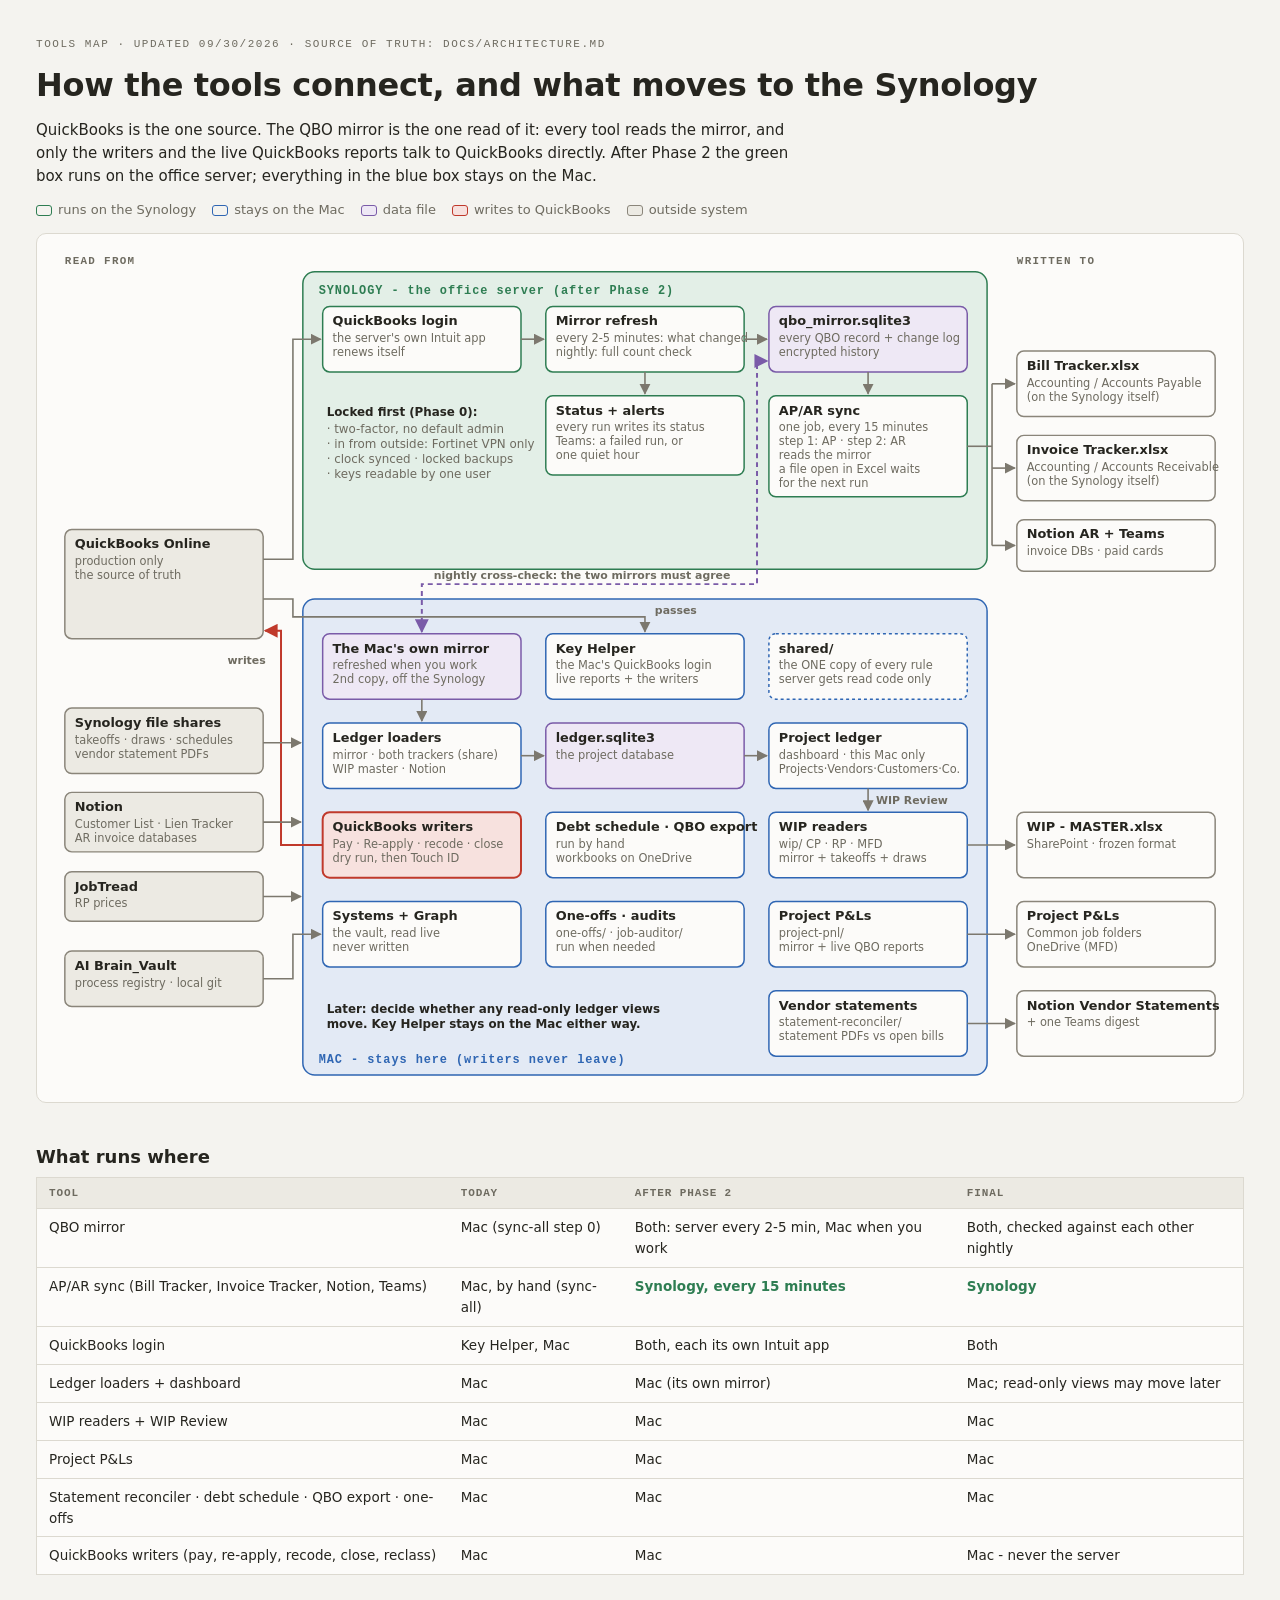
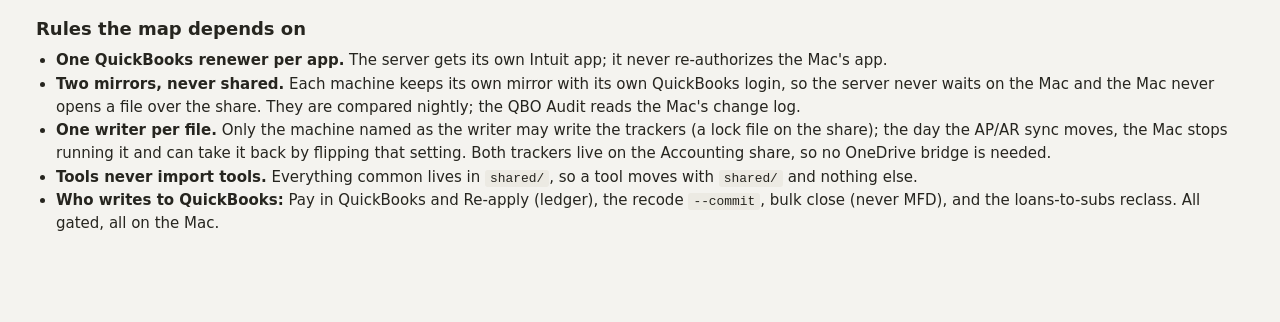
<file: docs/architecture.html>
<!doctype html>
<html lang="en">
<head>
<meta charset="utf-8">
<meta name="viewport" content="width=device-width, initial-scale=1">
<title>Tools Map</title>
<style>
  :root {
    --bg: #F4F3EF; --surface: #FCFBF9; --ink: #26251F; --muted: #6E6B60; --line: #DCD9D0;
    --srv: #2E7D52; --srv-soft: #E3EFE7; --mac: #2F66B3; --mac-soft: #E3EAF5;
    --data: #7A5BA8; --data-soft: #EEE8F5; --write: #C0392B; --write-soft: #F7E1DE;
    --ext: #8A857A; --ext-soft: #ECEAE3; --arrow: #7C786E; --code-bg: #ECEAE3;
    --mono: ui-monospace, "SF Mono", SFMono-Regular, Menlo, Consolas, monospace;
    --sans: system-ui, -apple-system, "Segoe UI", sans-serif;
  }
  @media (prefers-color-scheme: dark) {
    :root:not([data-theme="light"]) {
      --bg: #1C1B18; --surface: #26241F; --ink: #E9E6DD; --muted: #A29E91; --line: #3A3830;
      --srv: #6FBF8E; --srv-soft: #1F3027; --mac: #7FA8E0; --mac-soft: #1E2735;
      --data: #B79BE0; --data-soft: #2A2335; --write: #E9786B; --write-soft: #3A2320;
      --ext: #A29E91; --ext-soft: #2C2A25; --arrow: #A29E91; --code-bg: #22211C;
    }
  }
  :root[data-theme="dark"] {
      --bg: #1C1B18; --surface: #26241F; --ink: #E9E6DD; --muted: #A29E91; --line: #3A3830;
      --srv: #6FBF8E; --srv-soft: #1F3027; --mac: #7FA8E0; --mac-soft: #1E2735;
      --data: #B79BE0; --data-soft: #2A2335; --write: #E9786B; --write-soft: #3A2320;
      --ext: #A29E91; --ext-soft: #2C2A25; --arrow: #A29E91; --code-bg: #22211C;
  }
  * { box-sizing: border-box; }
  body { background: var(--bg); color: var(--ink); font-family: var(--sans); font-size: 15px;
         line-height: 1.55; margin: 0; }
  .wrap { max-width: 1240px; margin: 0 auto; padding: 36px 16px 80px; }
  .eyebrow { font-family: var(--mono); font-size: 11px; letter-spacing: .14em; text-transform: uppercase;
             color: var(--muted); margin-bottom: 8px; }
  h1 { font-size: clamp(24px, 4vw, 32px); margin: 0 0 8px; letter-spacing: -.01em; }
  h2 { font-size: 18px; margin: 40px 0 6px; }
  .lede, .sub { max-width: 80ch; margin: 0 0 12px; }
  .sub { color: var(--muted); font-size: 14px; }
  code { font-family: var(--mono); font-size: .86em; background: var(--code-bg); border-radius: 3px; padding: 1px 5px; }
  .legend { display: flex; flex-wrap: wrap; gap: 16px; margin: 10px 0 12px; font-size: 13px; color: var(--muted); }
  .legend span { display: inline-flex; align-items: center; gap: 6px; }
  .chip { width: 16px; height: 11px; border-radius: 3px; display: inline-block; border: 1.5px solid; }
  .diagram { background: var(--surface); border: 1px solid var(--line); border-radius: 10px; overflow-x: auto; padding: 8px; }
  .diagram svg { display: block; min-width: 1100px; width: 100%; height: auto; }
  .zone { stroke-width: 1.5; }
  .srvz { fill: var(--srv-soft); stroke: var(--srv); }
  .macz { fill: var(--mac-soft); stroke: var(--mac); }
  .zl { font: 700 12px var(--mono); letter-spacing: .08em; }
  .srvt { fill: var(--srv); } .mact { fill: var(--mac); }
  .cl { font: 700 11px var(--mono); letter-spacing: .12em; fill: var(--muted); }
  .b { fill: var(--surface); stroke-width: 1.5; }
  .b.srv { stroke: var(--srv); } .b.mac { stroke: var(--mac); } .b.data { stroke: var(--data); fill: var(--data-soft); }
  .b.write { stroke: var(--write); fill: var(--write-soft); stroke-width: 2; }
  .b.ext { stroke: var(--ext); fill: var(--ext-soft); } .b.out { stroke: var(--ext); }
  .b.info { stroke: var(--mac); stroke-dasharray: 3 3; }
  .bt { font: 700 13px var(--sans); fill: var(--ink); }
  .bl { font: 11.5px var(--sans); fill: var(--muted); }
  .tag { fill: var(--srv); } .tagt { font: 700 10px var(--sans); fill: #fff; }
  .ar { fill: none; stroke: var(--arrow); stroke-width: 1.6; }
  .ar.w { stroke: var(--write); stroke-width: 2; } .ar.s { stroke: var(--data); stroke-width: 2; }
  .mh { fill: var(--arrow); } .mhw { fill: var(--write); } .mhs { fill: var(--data); }
  .al { font: 600 11px var(--sans); fill: var(--muted); }
  .note { font: 700 12px var(--sans); fill: var(--ink); } .notel { font: 12px var(--sans); fill: var(--muted); }
  .tablewrap { overflow-x: auto; }
  table { width: 100%; border-collapse: collapse; background: var(--surface); border: 1px solid var(--line);
          font-size: 13.5px; }
  th { font: 700 11px var(--mono); letter-spacing: .08em; text-transform: uppercase; text-align: left;
       color: var(--muted); padding: 9px 12px; border-bottom: 1px solid var(--line); background: var(--code-bg); }
  td { padding: 8px 12px; border-bottom: 1px solid var(--line); vertical-align: top; }
  td.srvc { color: var(--srv); font-weight: 600; }
  ul { padding-left: 20px; margin: 6px 0; }
</style>
</head>
<body><div class="wrap">
<div class="eyebrow">Tools map · updated 09/30/2026 · source of truth: docs/ARCHITECTURE.md</div>
<h1>How the tools connect, and what moves to the Synology</h1>
<p class="lede">QuickBooks is the one source. The QBO mirror is the one read of it: every tool reads the mirror,
and only the writers and the live QuickBooks reports talk to QuickBooks directly. After Phase 2 the green box runs on the
office server; everything in the blue box stays on the Mac.</p>
<div class="legend">
<span><i class="chip" style="border-color:var(--srv)"></i>runs on the Synology</span>
<span><i class="chip" style="border-color:var(--mac)"></i>stays on the Mac</span>
<span><i class="chip" style="border-color:var(--data);background:var(--data-soft)"></i>data file</span>
<span><i class="chip" style="border-color:var(--write);background:var(--write-soft)"></i>writes to QuickBooks</span>
<span><i class="chip" style="border-color:var(--ext);background:var(--ext-soft)"></i>outside system</span>
</div>
<div class="diagram"><svg viewBox="0 0 1200 860" width="1200" role="img" aria-label="Tools map">
<defs>
<marker id="ah" viewBox="0 0 10 10" refX="9" refY="5" markerWidth="7" markerHeight="7" orient="auto"><path class="mh" d="M0,0 L10,5 L0,10 z"/></marker>
<marker id="ahw" viewBox="0 0 10 10" refX="9" refY="5" markerWidth="7" markerHeight="7" orient="auto"><path class="mhw" d="M0,0 L10,5 L0,10 z"/></marker>
<marker id="ahs2" viewBox="0 0 10 10" refX="1" refY="5" markerWidth="7" markerHeight="7" orient="auto"><path class="mhs" d="M10,0 L0,5 L10,10 z"/></marker>
<marker id="ahs" viewBox="0 0 10 10" refX="9" refY="5" markerWidth="7" markerHeight="7" orient="auto"><path class="mhs" d="M0,0 L10,5 L0,10 z"/></marker>
</defs>
<rect class="zone srvz" x="260" y="30" width="690" height="300" rx="12"/>
<text class="zl srvt" x="276" y="52">SYNOLOGY - the office server (after Phase 2)</text>
<rect class="zone macz" x="260" y="360" width="690" height="480" rx="12"/>
<text class="zl mact" x="276" y="828">MAC - stays here (writers never leave)</text>
<text class="cl" x="20" y="22">READ FROM</text>
<text class="cl" x="980" y="22">WRITTEN TO</text>
<rect class="b ext" x="20" y="290" width="200" height="110" rx="7"/>
<text class="bt" x="30" y="309">QuickBooks Online</text>
<text class="bl" x="30" y="326">production only</text>
<text class="bl" x="30" y="340">the source of truth</text>
<rect class="b ext" x="20" y="470" width="200" height="66" rx="7"/>
<text class="bt" x="30" y="489">Synology file shares</text>
<text class="bl" x="30" y="506">takeoffs · draws · schedules</text>
<text class="bl" x="30" y="520">vendor statement PDFs</text>
<rect class="b ext" x="20" y="555" width="200" height="60" rx="7"/>
<text class="bt" x="30" y="574">Notion</text>
<text class="bl" x="30" y="591">Customer List · Lien Tracker</text>
<text class="bl" x="30" y="605">AR invoice databases</text>
<rect class="b ext" x="20" y="635" width="200" height="50" rx="7"/>
<text class="bt" x="30" y="654">JobTread</text>
<text class="bl" x="30" y="671">RP prices</text>
<rect class="b ext" x="20" y="715" width="200" height="56" rx="7"/>
<text class="bt" x="30" y="734">AI Brain_Vault</text>
<text class="bl" x="30" y="751">process registry · local git</text>
<rect class="b srv" x="280" y="65" width="200" height="66" rx="7"/>
<text class="bt" x="290" y="84">QuickBooks login</text>
<text class="bl" x="290" y="101">the server&#x27;s own Intuit app</text>
<text class="bl" x="290" y="115">renews itself</text>
<rect class="b srv" x="505" y="65" width="200" height="66" rx="7"/>
<text class="bt" x="515" y="84">Mirror refresh</text>
<text class="bl" x="515" y="101">every 2-5 minutes: what changed</text>
<text class="bl" x="515" y="115">nightly: full count check</text>
<rect class="b data" x="730" y="65" width="200" height="66" rx="7"/>
<text class="bt" x="740" y="84">qbo_mirror.sqlite3</text>
<text class="bl" x="740" y="101">every QBO record + change log</text>
<text class="bl" x="740" y="115">encrypted history</text>
<rect class="b srv" x="505" y="155" width="200" height="80" rx="7"/>
<text class="bt" x="515" y="174">Status + alerts</text>
<text class="bl" x="515" y="191">every run writes its status</text>
<text class="bl" x="515" y="205">Teams: a failed run, or</text>
<text class="bl" x="515" y="219">one quiet hour</text>
<rect class="b srv" x="730" y="155" width="200" height="102" rx="7"/>
<text class="bt" x="740" y="174">AP/AR sync</text>
<text class="bl" x="740" y="191">one job, every 15 minutes</text>
<text class="bl" x="740" y="205">step 1: AP  ·  step 2: AR</text>
<text class="bl" x="740" y="219">reads the mirror</text>
<text class="bl" x="740" y="233">a file open in Excel waits</text>
<text class="bl" x="740" y="247">for the next run</text>
<text class="note" x="284" y="175">Locked first (Phase 0):</text>
<text class="notel" x="284" y="193">· two-factor, no default admin</text>
<text class="notel" x="284" y="208">· in from outside: Fortinet VPN only</text>
<text class="notel" x="284" y="223">· clock synced · locked backups</text>
<text class="notel" x="284" y="238">· keys readable by one user</text>
<rect class="b data" x="280" y="395" width="200" height="66" rx="7"/>
<text class="bt" x="290" y="414">The Mac&#x27;s own mirror</text>
<text class="bl" x="290" y="431">refreshed when you work</text>
<text class="bl" x="290" y="445">2nd copy, off the Synology</text>
<rect class="b mac" x="505" y="395" width="200" height="66" rx="7"/>
<text class="bt" x="515" y="414">Key Helper</text>
<text class="bl" x="515" y="431">the Mac&#x27;s QuickBooks login</text>
<text class="bl" x="515" y="445">live reports + the writers</text>
<rect class="b info" x="730" y="395" width="200" height="66" rx="7"/>
<text class="bt" x="740" y="414">shared/</text>
<text class="bl" x="740" y="431">the ONE copy of every rule</text>
<text class="bl" x="740" y="445">server gets read code only</text>
<rect class="b mac" x="280" y="485" width="200" height="66" rx="7"/>
<text class="bt" x="290" y="504">Ledger loaders</text>
<text class="bl" x="290" y="521">mirror · both trackers (share)</text>
<text class="bl" x="290" y="535">WIP master · Notion</text>
<rect class="b data" x="505" y="485" width="200" height="66" rx="7"/>
<text class="bt" x="515" y="504">ledger.sqlite3</text>
<text class="bl" x="515" y="521">the project database</text>
<rect class="b mac" x="730" y="485" width="200" height="66" rx="7"/>
<text class="bt" x="740" y="504">Project ledger</text>
<text class="bl" x="740" y="521">dashboard · this Mac only</text>
<text class="bl" x="740" y="535">Projects·Vendors·Customers·Co.</text>
<rect class="b write" x="280" y="575" width="200" height="66" rx="7"/>
<text class="bt" x="290" y="594">QuickBooks writers</text>
<text class="bl" x="290" y="611">Pay · Re-apply · recode · close</text>
<text class="bl" x="290" y="625">dry run, then Touch ID</text>
<rect class="b mac" x="505" y="575" width="200" height="66" rx="7"/>
<text class="bt" x="515" y="594">Debt schedule · QBO export</text>
<text class="bl" x="515" y="611">run by hand</text>
<text class="bl" x="515" y="625">workbooks on OneDrive</text>
<rect class="b mac" x="730" y="575" width="200" height="66" rx="7"/>
<text class="bt" x="740" y="594">WIP readers</text>
<text class="bl" x="740" y="611">wip/  CP · RP · MFD</text>
<text class="bl" x="740" y="625">mirror + takeoffs + draws</text>
<rect class="b mac" x="280" y="665" width="200" height="66" rx="7"/>
<text class="bt" x="290" y="684">Systems + Graph</text>
<text class="bl" x="290" y="701">the vault, read live</text>
<text class="bl" x="290" y="715">never written</text>
<rect class="b mac" x="505" y="665" width="200" height="66" rx="7"/>
<text class="bt" x="515" y="684">One-offs · audits</text>
<text class="bl" x="515" y="701">one-offs/ · job-auditor/</text>
<text class="bl" x="515" y="715">run when needed</text>
<rect class="b mac" x="730" y="665" width="200" height="66" rx="7"/>
<text class="bt" x="740" y="684">Project P&amp;Ls</text>
<text class="bl" x="740" y="701">project-pnl/</text>
<text class="bl" x="740" y="715">mirror + live QBO reports</text>
<rect class="b mac" x="730" y="755" width="200" height="66" rx="7"/>
<text class="bt" x="740" y="774">Vendor statements</text>
<text class="bl" x="740" y="791">statement-reconciler/</text>
<text class="bl" x="740" y="805">statement PDFs vs open bills</text>
<text class="note" x="284" y="777">Later: decide whether any read-only ledger views</text>
<text class="note" x="284" y="793">move. Key Helper stays on the Mac either way.</text>
<rect class="b out" x="980" y="110" width="200" height="66" rx="7"/>
<text class="bt" x="990" y="129">Bill Tracker.xlsx</text>
<text class="bl" x="990" y="146">Accounting / Accounts Payable</text>
<text class="bl" x="990" y="160">(on the Synology itself)</text>
<rect class="b out" x="980" y="195" width="200" height="66" rx="7"/>
<text class="bt" x="990" y="214">Invoice Tracker.xlsx</text>
<text class="bl" x="990" y="231">Accounting / Accounts Receivable</text>
<text class="bl" x="990" y="245">(on the Synology itself)</text>
<rect class="b out" x="980" y="280" width="200" height="52" rx="7"/>
<text class="bt" x="990" y="299">Notion AR + Teams</text>
<text class="bl" x="990" y="316">invoice DBs · paid cards</text>
<rect class="b out" x="980" y="575" width="200" height="66" rx="7"/>
<text class="bt" x="990" y="594">WIP - MASTER.xlsx</text>
<text class="bl" x="990" y="611">SharePoint · frozen format</text>
<rect class="b out" x="980" y="665" width="200" height="66" rx="7"/>
<text class="bt" x="990" y="684">Project P&amp;Ls</text>
<text class="bl" x="990" y="701">Common job folders</text>
<text class="bl" x="990" y="715">OneDrive (MFD)</text>
<rect class="b out" x="980" y="755" width="200" height="66" rx="7"/>
<text class="bt" x="990" y="774">Notion Vendor Statements</text>
<text class="bl" x="990" y="791">+ one Teams digest</text>
<polyline class="ar a" points="220,320 250,320 250,98 278,98" marker-end="url(#ah)"/>
<polyline class="ar a" points="220,360 250,360 250,378 605,378 605,393" marker-end="url(#ah)"/>
<text class="al" x="615" y="375">passes</text>
<polyline class="ar w" points="280,608 238,608 238,392 222,392" marker-end="url(#ahw)"/>
<text class="al" x="184" y="426">writes</text>
<polyline class="ar a" points="480,98 503,98" marker-end="url(#ah)"/>
<polyline class="ar a" points="705,98 728,98" marker-end="url(#ah)"/>
<polyline class="ar a" points="830,131 830,153" marker-end="url(#ah)"/>
<polyline class="ar a" points="605,131 605,153" marker-end="url(#ah)"/>
<polyline class="ar s" points="380,393 380,345 718,345 718,120 728,120" stroke-dasharray="5 4" marker-start="url(#ahs2)" marker-end="url(#ahs)"/>
<text class="al" x="392" y="340">nightly cross-check: the two mirrors must agree</text>
<polyline class="ar" points="930,206 955,206"/><polyline class="ar" points="955,143 955,306"/>
<polyline class="ar a" points="955,143 978,143" marker-end="url(#ah)"/>
<polyline class="ar a" points="955,228 978,228" marker-end="url(#ah)"/>
<polyline class="ar a" points="955,306 978,306" marker-end="url(#ah)"/>
<polyline class="ar a" points="380,461 380,483" marker-end="url(#ah)"/>
<polyline class="ar a" points="480,518 503,518" marker-end="url(#ah)"/>
<polyline class="ar a" points="705,518 728,518" marker-end="url(#ah)"/>
<polyline class="ar a" points="830,551 830,573" marker-end="url(#ah)"/>
<text class="al" x="838" y="567">WIP Review</text>
<polyline class="ar a" points="930,608 978,608" marker-end="url(#ah)"/>
<polyline class="ar a" points="930,698 978,698" marker-end="url(#ah)"/>
<polyline class="ar a" points="930,788 978,788" marker-end="url(#ah)"/>
<polyline class="ar a" points="220,505 258,505" marker-end="url(#ah)"/>
<polyline class="ar a" points="220,585 258,585" marker-end="url(#ah)"/>
<polyline class="ar a" points="220,660 258,660" marker-end="url(#ah)"/>
<polyline class="ar a" points="220,743 250,743 250,698 278,698" marker-end="url(#ah)"/>
</svg></div>

<h2>What runs where</h2>
<div class="tablewrap"><table>
<tr><th>Tool</th><th>Today</th><th>After Phase 2</th><th>Final</th></tr>
<tr><td class="">QBO mirror</td><td class="">Mac (sync-all step 0)</td><td class="">Both: server every 2-5 min, Mac when you work</td><td class="">Both, checked against each other nightly</td></tr>
<tr><td class="">AP/AR sync (Bill Tracker, Invoice Tracker, Notion, Teams)</td><td class="">Mac, by hand (sync-all)</td><td class="srvc">Synology, every 15 minutes</td><td class="srvc">Synology</td></tr>
<tr><td class="">QuickBooks login</td><td class="">Key Helper, Mac</td><td class="">Both, each its own Intuit app</td><td class="">Both</td></tr>
<tr><td class="">Ledger loaders + dashboard</td><td class="">Mac</td><td class="">Mac (its own mirror)</td><td class="">Mac; read-only views may move later</td></tr>
<tr><td class="">WIP readers + WIP Review</td><td class="">Mac</td><td class="">Mac</td><td class="">Mac</td></tr>
<tr><td class="">Project P&amp;Ls</td><td class="">Mac</td><td class="">Mac</td><td class="">Mac</td></tr>
<tr><td class="">Statement reconciler · debt schedule · QBO export · one-offs</td><td class="">Mac</td><td class="">Mac</td><td class="">Mac</td></tr>
<tr><td class="">QuickBooks writers (pay, re-apply, recode, close, reclass)</td><td class="">Mac</td><td class="">Mac</td><td class="">Mac - never the server</td></tr>
</table></div>

<h2>Rules the map depends on</h2>
<ul>
<li><b>One QuickBooks renewer per app.</b> The server gets its own Intuit app; it never re-authorizes the Mac's app.</li>
<li><b>Two mirrors, never shared.</b> Each machine keeps its own mirror with its own QuickBooks login, so the server never waits on the Mac and the Mac never opens a file over the share. They are compared nightly; the QBO Audit reads the Mac's change log.</li>
<li><b>One writer per file.</b> Only the machine named as the writer may write the trackers (a lock file on the share); the day the AP/AR sync moves, the Mac stops running it and can take it back by flipping that setting. Both trackers live on the Accounting share, so no OneDrive bridge is needed.</li>
<li><b>Tools never import tools.</b> Everything common lives in <code>shared/</code>, so a tool moves with <code>shared/</code> and nothing else.</li>
<li><b>Who writes to QuickBooks:</b> Pay in QuickBooks and Re-apply (ledger), the recode <code>--commit</code>, bulk close (never MFD), and the loans-to-subs reclass. All gated, all on the Mac.</li>
</ul>
</div></body></html>
</file>
